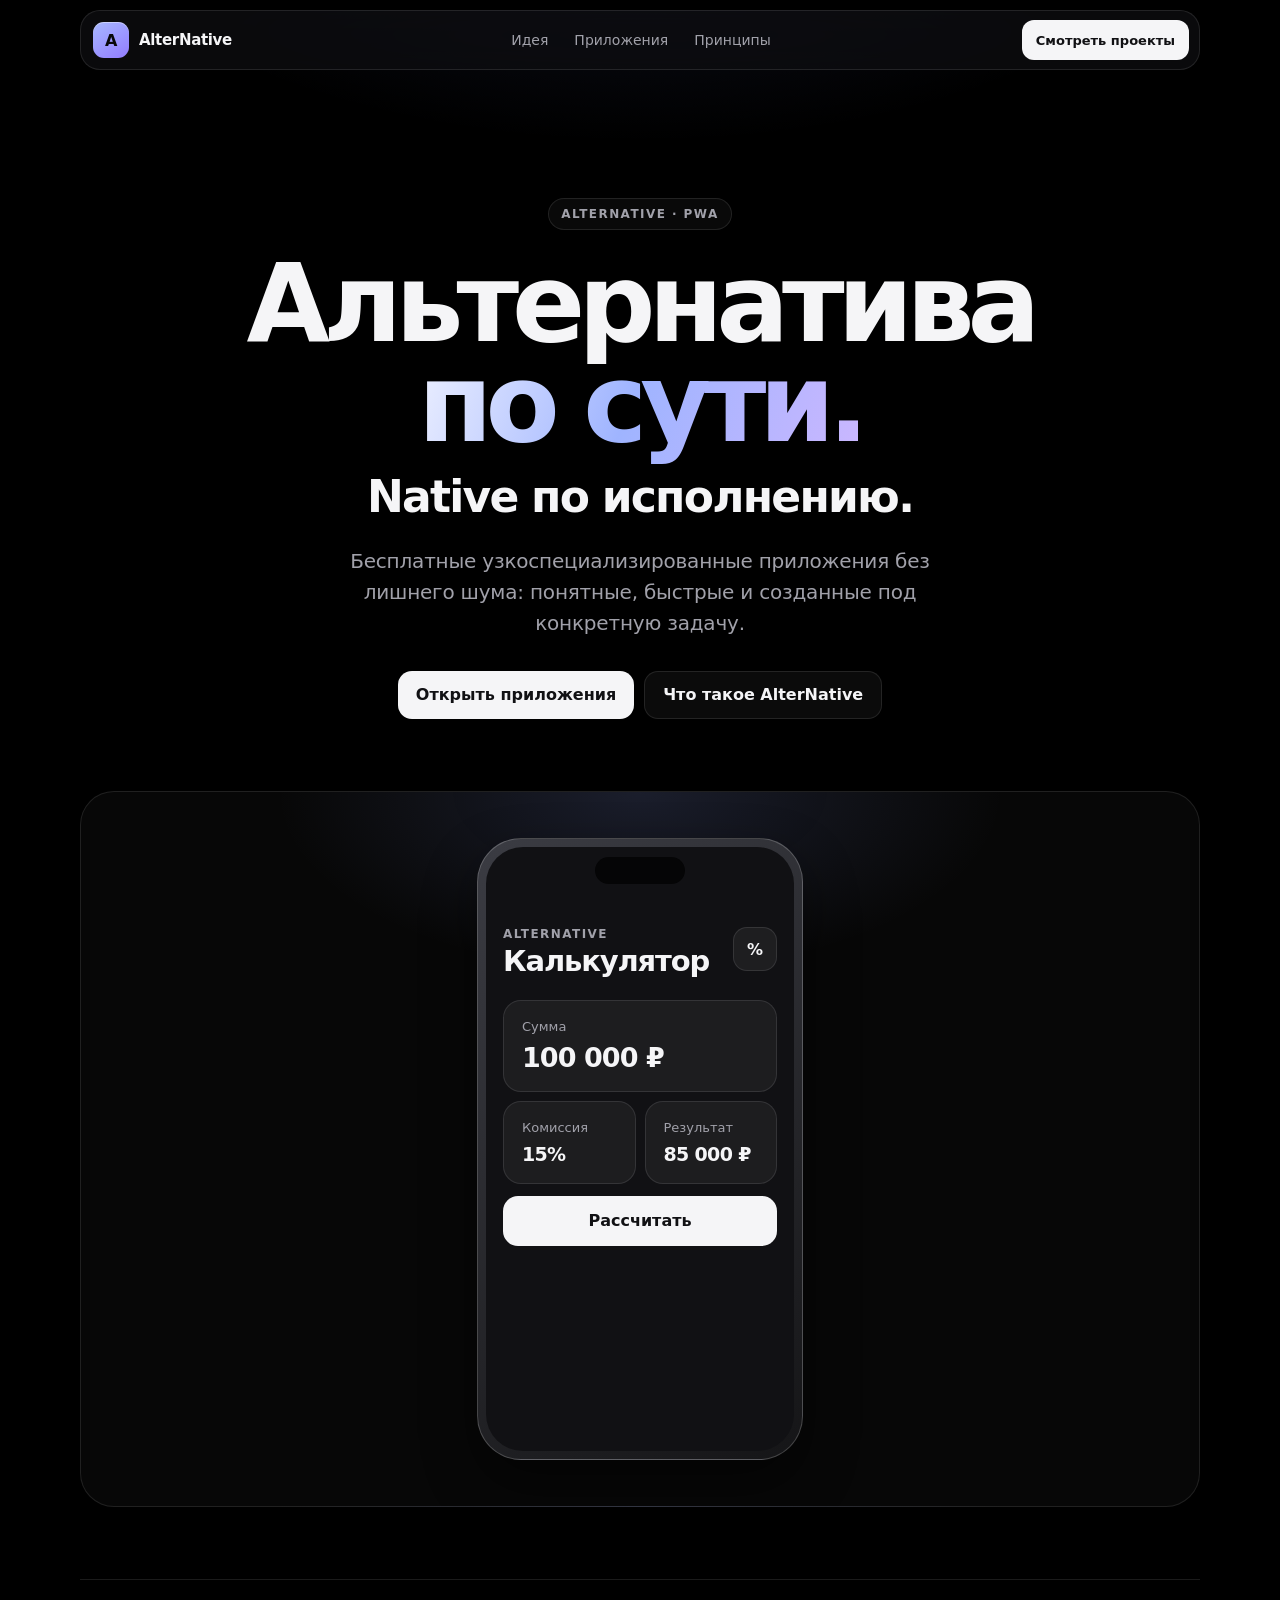
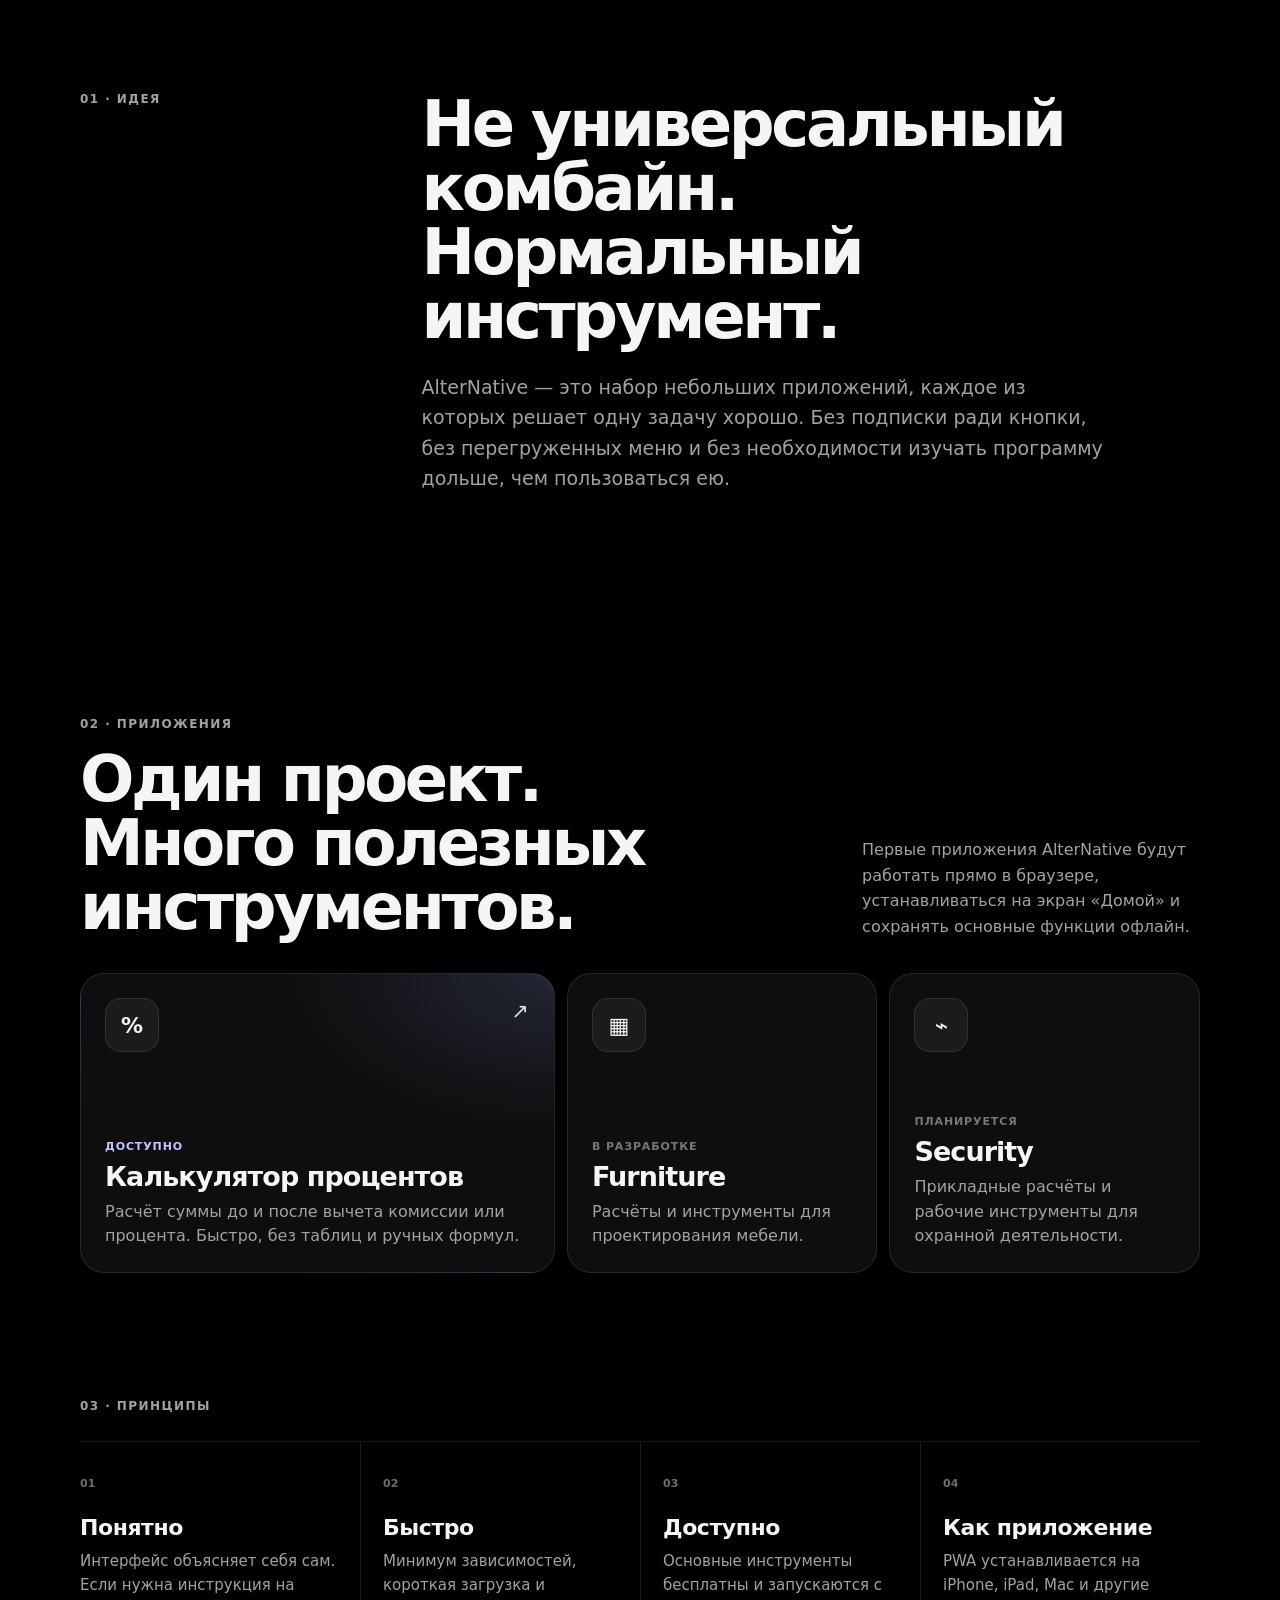
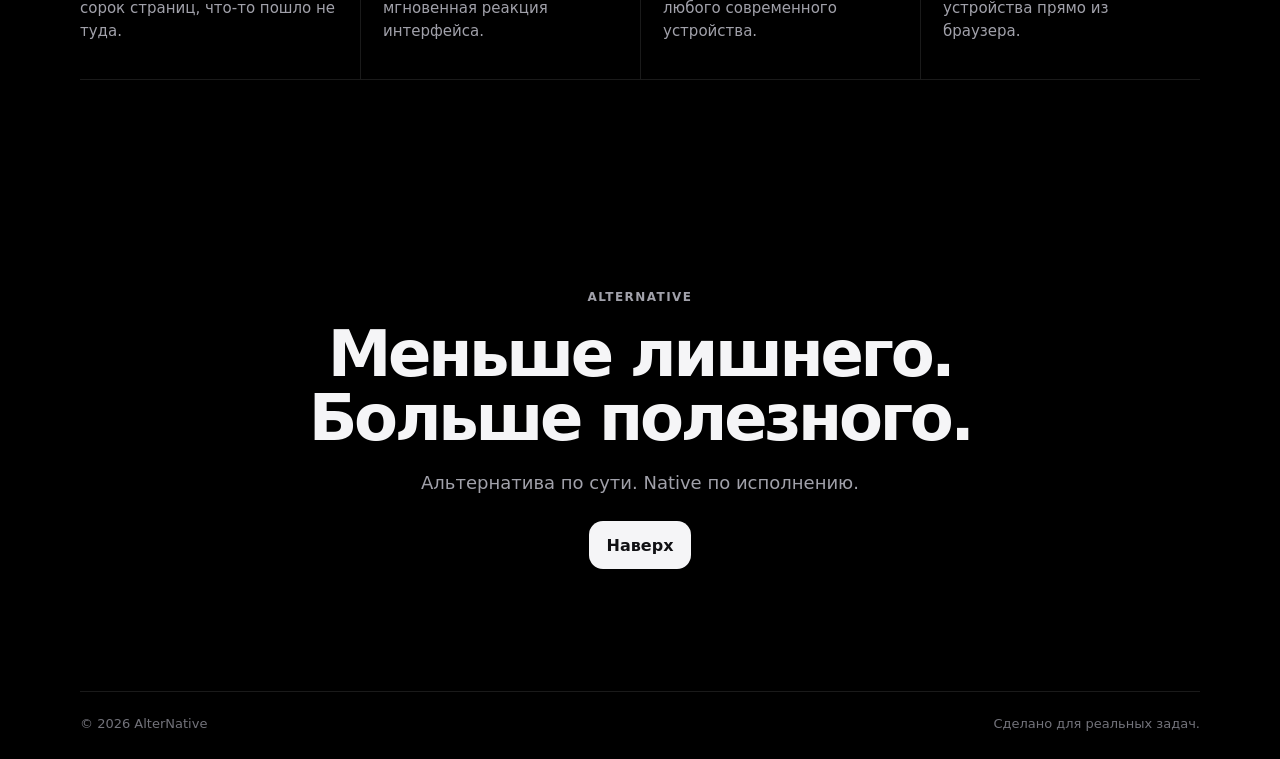
<file: index.html>
<!doctype html>
<html lang="ru">
<head>
  <meta charset="UTF-8" />
  <meta name="viewport" content="width=device-width, initial-scale=1, viewport-fit=cover" />
  <meta name="theme-color" content="#0b0b0f" />
  <meta name="description" content="AlterNative — бесплатные узкоспециализированные приложения. Альтернатива по сути. Native по исполнению." />
  <title>AlterNative</title>

  <link rel="icon" href="./favicon.svg" type="image/svg+xml" />
  <link rel="manifest" href="./manifest.webmanifest" />
  <link rel="stylesheet" href="./style.css" />
</head>

<body>
  <div class="ambient ambient-a" aria-hidden="true"></div>
  <div class="ambient ambient-b" aria-hidden="true"></div>

  <header class="site-header">
    <a class="brand" href="#top" aria-label="AlterNative — на главную">
      <span class="brand-mark">A</span>
      <span class="brand-name">AlterNative</span>
    </a>

    <nav class="nav" aria-label="Основная навигация">
      <a href="#idea">Идея</a>
      <a href="#apps">Приложения</a>
      <a href="#principles">Принципы</a>
    </nav>

    <a class="header-action" href="#apps">Смотреть проекты</a>
  </header>

  <main id="top">
    <section class="hero section">
      <div class="hero-badge">AlterNative · PWA</div>

      <h1>
        Альтернатива<br />
        <span class="accent-text">по сути.</span>
      </h1>

      <p class="hero-subtitle">Native по исполнению.</p>

      <p class="hero-copy">
        Бесплатные узкоспециализированные приложения без лишнего шума:
        понятные, быстрые и созданные под конкретную задачу.
      </p>

      <div class="hero-actions">
        <a class="button button-primary" href="#apps">Открыть приложения</a>
        <a class="button button-secondary" href="#idea">Что такое AlterNative</a>
      </div>

      <div class="device-stage" aria-label="Пример интерфейса AlterNative">
        <div class="device">
          <div class="device-island"></div>
          <div class="device-screen">
            <div class="app-topbar">
              <div>
                <span class="eyebrow">AlterNative</span>
                <h2>Калькулятор</h2>
              </div>
              <span class="mini-icon">%</span>
            </div>

            <div class="demo-card">
              <span>Сумма</span>
              <strong>100 000 ₽</strong>
            </div>

            <div class="demo-grid">
              <div class="demo-card compact">
                <span>Комиссия</span>
                <strong>15%</strong>
              </div>
              <div class="demo-card compact">
                <span>Результат</span>
                <strong>85 000 ₽</strong>
              </div>
            </div>

            <button class="demo-button" type="button">Рассчитать</button>
          </div>
        </div>
      </div>
    </section>

    <section id="idea" class="section split-section">
      <div class="section-label">01 · Идея</div>
      <div class="split-content">
        <h2>Не универсальный комбайн.<br />Нормальный инструмент.</h2>
        <p>
          AlterNative — это набор небольших приложений, каждое из которых
          решает одну задачу хорошо. Без подписки ради кнопки, без перегруженных
          меню и без необходимости изучать программу дольше, чем пользоваться ею.
        </p>
      </div>
    </section>

    <section id="apps" class="section">
      <div class="section-heading">
        <div>
          <div class="section-label">02 · Приложения</div>
          <h2>Один проект.<br />Много полезных инструментов.</h2>
        </div>
        <p>
          Первые приложения AlterNative будут работать прямо в браузере,
          устанавливаться на экран «Домой» и сохранять основные функции офлайн.
        </p>
      </div>

      <div class="apps-grid">
        <a
          class="app-card featured"
          href="https://shrekerianez.github.io/alter-native-percent/"
          aria-label="Открыть Калькулятор процентов"
        >
          <div class="app-icon">%</div>
          <div class="app-card-copy">
            <span class="status">Доступно</span>
            <h3>Калькулятор процентов</h3>
            <p>
              Расчёт суммы до и после вычета комиссии или процента.
              Быстро, без таблиц и ручных формул.
            </p>
          </div>
          <span class="card-arrow" aria-hidden="true">↗</span>
        </a>

        <article class="app-card">
          <div class="app-icon">▦</div>
          <div class="app-card-copy">
            <span class="status muted">В разработке</span>
            <h3>Furniture</h3>
            <p>Расчёты и инструменты для проектирования мебели.</p>
          </div>
        </article>

        <article class="app-card">
          <div class="app-icon">⌁</div>
          <div class="app-card-copy">
            <span class="status muted">Планируется</span>
            <h3>Security</h3>
            <p>Прикладные расчёты и рабочие инструменты для охранной деятельности.</p>
          </div>
        </article>
      </div>
    </section>

    <section id="principles" class="section principles">
      <div class="section-label">03 · Принципы</div>
      <div class="principles-grid">
        <article>
          <span>01</span>
          <h3>Понятно</h3>
          <p>Интерфейс объясняет себя сам. Если нужна инструкция на сорок страниц, что-то пошло не туда.</p>
        </article>
        <article>
          <span>02</span>
          <h3>Быстро</h3>
          <p>Минимум зависимостей, короткая загрузка и мгновенная реакция интерфейса.</p>
        </article>
        <article>
          <span>03</span>
          <h3>Доступно</h3>
          <p>Основные инструменты бесплатны и запускаются с любого современного устройства.</p>
        </article>
        <article>
          <span>04</span>
          <h3>Как приложение</h3>
          <p>PWA устанавливается на iPhone, iPad, Mac и другие устройства прямо из браузера.</p>
        </article>
      </div>
    </section>

    <section class="section final-cta">
      <span class="eyebrow">AlterNative</span>
      <h2>Меньше лишнего.<br />Больше полезного.</h2>
      <p>Альтернатива по сути. Native по исполнению.</p>
      <a class="button button-primary" href="#top">Наверх</a>
    </section>
  </main>

  <footer>
    <span>© <span id="year"></span> AlterNative</span>
    <span>Сделано для реальных задач.</span>
  </footer>

  <script src="./script.js"></script>
</body>
</html>
</file>
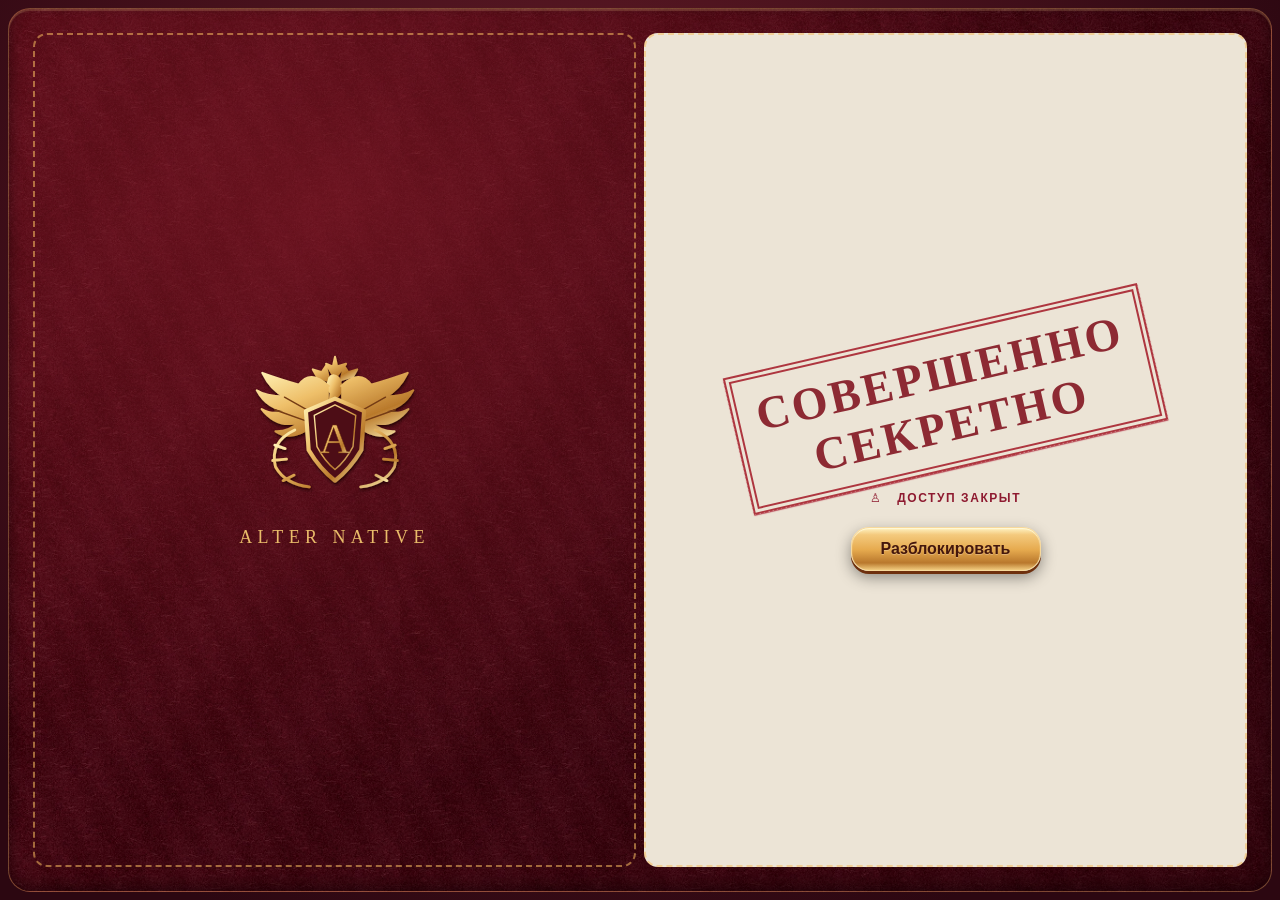
<file: stamp-duo/index.html>
<!doctype html>
<html lang="ru">
<head>
  <meta charset="utf-8">
  <meta name="viewport" content="width=device-width,initial-scale=1,viewport-fit=cover">
  <meta name="theme-color" content="#390b14">
  <meta name="apple-mobile-web-app-capable" content="yes">
  <meta name="apple-mobile-web-app-status-bar-style" content="black-translucent">
  <meta name="apple-mobile-web-app-title" content="Stamp Manager">
  <meta name="description" content="AlterNative Stamp Manager для iPhone Duo. Печати, подписи и PDF локально.">
  <link rel="manifest" href="./manifest.webmanifest">
  <link rel="apple-touch-icon" href="./assets/icon-180.png">
  <link rel="icon" type="image/png" href="./assets/icon-192.png">
  <link rel="stylesheet" href="./styles.css?v=0.3.0">
  <title>AlterNative · Stamp Manager Duo</title>
</head>
<body>
<div id="app" class="app pose-closed locked" aria-live="polite">
  <section class="cover-scene" id="cover-scene" aria-label="Папка на подпись">
    <div class="folder-cover leather-panel">
      <div class="folder-edge"></div>
      <div class="cover-corner top-right"></div><div class="cover-corner bottom-right"></div>
      <div class="cover-head">
        <div class="eyebrow">ALTER NATIVE</div>
        <img class="crest" src="./assets/crest.svg" alt="Герб AlterNative">
        <h1>НА ПОДПИСЬ</h1>
        <div class="cover-sub">STAMP MANAGER</div>
      </div>
      <div class="strap"><div class="lock-symbol" id="lock-symbol"><span class="shackle"></span><span class="lock-body">♢</span></div></div>
      <div class="cover-bottom">
        <div class="folder-caption" id="folder-caption">ПАПКА ЗАПЕЧАТАНА</div>
        <button id="unlock-btn" class="gold-button unlock-button" type="button">
          <svg class="fingerprint" viewBox="0 0 24 24" aria-hidden="true"><path d="M4.5 10.5c0-4.3 3.3-7 7.5-7s7.5 2.7 7.5 7M7 10.5c0-3 2-4.6 5-4.6s5 1.6 5 4.6v2M10 10.8c0-1.5.7-2.1 2-2.1s2 .6 2 2.1v2.4c0 3.6-1.6 6-3.6 7.3M7 13.2c0 3.2-.5 5.2-1.7 7M17 15.2c-.3 3.3-1.4 5.4-3.2 7M12 12.4c0 3.3-.6 5.3-2.2 8.3"/></svg>
          <span id="unlock-label">Разблокировать</span>
        </button>
        <div class="hint" id="cover-hint">Подтверждение личности через iOS</div>
      </div>
    </div>
  </section>
  <section class="workspace" id="workspace" aria-label="Редактор документов" inert>
    <header class="topbar leather-panel">
      <div class="brandline"><button id="toggle-library" type="button" class="glass-button sidebar-toggle" aria-label="Скрыть библиотеку" aria-expanded="true" title="Показать или скрыть библиотеку"><svg viewBox="0 0 24 24" aria-hidden="true"><rect x="2.5" y="3" width="19" height="18" rx="3"/><path d="M9 3v18M5.4 7h1M5.4 11h1"/></svg></button><img src="./assets/crest.svg" alt="" class="brand-crest"><div><div class="brand-name">ALTER NATIVE</div><div class="brand-sub">STAMP MANAGER</div></div></div>
      <button id="open-pdf" class="document-chip glass-button" type="button" title="Открыть PDF"><svg class="doc-icon" viewBox="0 0 24 24" aria-hidden="true"><path d="M6 3h8l4 4v14H6zM14 3v5h4M9 12h6M9 16h6"/></svg><span id="document-title">Открыть документ PDF</span><span class="chevron">⌄</span></button>
      <div class="top-actions"><button id="undo" type="button" class="glass-button icon-button" aria-label="Отменить" title="Отменить">↶</button><button id="redo" type="button" class="glass-button icon-button" aria-label="Повторить" title="Повторить">↷</button><button id="save" type="button" class="gold-button save-button">Экспорт PDF</button><button id="lock-header" type="button" class="glass-button icon-button" aria-label="Заблокировать папку" title="Заблокировать"><svg class="header-svg" viewBox="0 0 24 24" aria-hidden="true"><rect x="5" y="10" width="14" height="11" rx="2"/><path d="M8 10V7a4 4 0 0 1 8 0v3"/></svg></button><button id="more" type="button" class="glass-button icon-button" aria-label="Информация">⋯</button></div>
    </header>
    <div class="workgrid">
      <aside class="library-panel leather-panel">
        <div class="panel-heading"><div><span class="small-heading">БИБЛИОТЕКА</span><h2>Печати и подписи</h2></div><button class="square-button" id="add-stamp-header" aria-label="Добавить печать" title="Добавить печать">＋</button></div>
        <div class="segments" role="tablist" aria-label="Фильтр библиотеки"><button class="segment active" data-filter="all" role="tab" aria-selected="true">Все</button><button class="segment" data-filter="stamp" role="tab">Печати</button><button class="segment" data-filter="signature" role="tab">Подписи</button></div>
        <label class="search-box"><span aria-hidden="true">⌕</span><input id="library-search" type="search" placeholder="Поиск" autocomplete="off"></label>
        <div class="stamp-grid" id="stamp-grid" aria-label="Элементы библиотеки"></div>
        <div class="library-bottom"><button id="add-stamp" class="gold-button add-button">＋ Добавить</button><p>Выберите элемент, затем коснитесь PDF.</p></div>
      </aside>
      <main class="document-panel">
        <div class="empty-state" id="empty-state"><div class="empty-paper"><svg viewBox="0 0 80 100" aria-hidden="true"><rect x="8" y="5" width="64" height="90" rx="7"/><path d="M19 28h42M19 41h42M19 54h31M19 67h42"/></svg></div><h2>Документ для подписи</h2><p>Открой PDF, выбери печать или подпись и поставь на нужную страницу.</p><button id="empty-open" class="gold-button">Открыть PDF</button><button id="demo-open" class="plain-link">Посмотреть пример</button></div>
        <div class="page-scroller hidden" id="page-scroller"><div id="page-sheet" class="page-sheet"><canvas id="page-canvas"></canvas><div id="overlay" class="overlay" aria-label="Размещённые печати"></div></div></div>
        <div class="document-bottom"><div class="page-control"><button id="prev-page" aria-label="Предыдущая страница">‹</button><span id="page-count">0 из 0</span><button id="next-page" aria-label="Следующая страница">›</button></div><div class="status-small" id="status-small">Локально на устройстве</div><div class="zoom-controls"><button id="zoom-out" aria-label="Уменьшить">−</button><button id="fit-page" class="fit-page" aria-label="Вписать страницу целиком" title="Вписать страницу">Вписать</button><span id="zoom-value">100%</span><button id="zoom-in" aria-label="Увеличить">＋</button></div></div>
      </main>
      <aside class="action-rail leather-panel"><button id="rail-import" class="rail-button"><svg viewBox="0 0 24 24" aria-hidden="true"><path d="M5 3h9l5 5v12a1 1 0 0 1-1 1H5a1 1 0 0 1-1-1V4a1 1 0 0 1 1-1Z"/><path d="M14 3v6h5M12 12v6M9 15h6"/></svg><small>PDF</small></button><button id="rail-stamp" class="rail-button"><svg viewBox="0 0 24 24" aria-hidden="true"><path d="M6 20h12M8 17h8l1 3H7l1-3ZM9 17V9c-2-1-2-5 0-6h6c2 1 2 5 0 6v8M8 12h8"/></svg><small>Печать</small></button><button id="rail-sign" class="rail-button"><svg viewBox="0 0 24 24" aria-hidden="true"><path d="M3 19c3-7 3 3 6-3s4 3 7-2M15 7l2 2 4-4-2-2-4 4ZM13 11l-3 2 2-3 5-5"/></svg><small>Подпись</small></button><button id="rail-export" class="rail-button"><svg viewBox="0 0 24 24" aria-hidden="true"><path d="M12 3v12M8 11l4 4 4-4M5 17v4h14v-4"/></svg><small>Экспорт</small></button><button id="rail-lock" class="rail-button rail-lock"><svg viewBox="0 0 24 24" aria-hidden="true"><rect x="5" y="10" width="14" height="11" rx="2"/><path d="M8 10V7a4 4 0 1 1 8 0v3"/></svg><small>Замок</small></button></aside>
    </div>
    <div id="properties" class="properties hidden"><div class="properties-title">Параметры элемента <button id="properties-close" aria-label="Закрыть">✕</button></div><div class="properties-row"><label for="rotation">Поворот</label><input id="rotation" type="range" min="-180" max="180" value="0"><span id="rotation-value">0°</span></div><div class="properties-row"><label for="opacity">Прозрачность</label><input id="opacity" type="range" min="10" max="100" value="100"><span id="opacity-value">100%</span></div><button id="delete-object" class="delete-button">Удалить с документа</button></div>
  </section>
  <section class="classified-screen leather-panel" id="classified-screen" aria-label="Папка запечатана" inert><div class="classified-left"><img src="./assets/crest.svg" alt=""><span>ALTER NATIVE</span></div><div class="classified-right"><div class="confidential-stamp">СОВЕРШЕННО<br>СЕКРЕТНО</div><div class="classified-lock">♙ &nbsp; ДОСТУП ЗАКРЫТ</div><button id="classified-unlock" class="gold-button">Разблокировать</button></div></section>
</div>
<div id="toast" class="toast" role="status" aria-live="polite"></div>
<div class="modal-backdrop hidden" id="import-dialog"><div class="modal leather-panel"><button id="modal-close" class="modal-x" aria-label="Закрыть">✕</button><h2>Добавить в библиотеку</h2><p>Изображение печати или подписи в формате PNG, JPEG, WebP. Прозрачный PNG работает лучше всего.</p><div class="modal-actions"><button id="choose-stamp" class="gold-button">Печать</button><button id="choose-signature" class="gold-button">Подпись</button></div></div></div>
<input id="pdf-file" type="file" accept=".pdf,application/pdf" hidden>
<input id="stamp-file" type="file" accept="image/png,image/jpeg,image/webp" hidden>
<script src="./app.js?v=0.3.0" defer></script>
</body>
</html>
</file>
<file: style.css>
:root {
  color-scheme: dark;
  --bg: #000;
  --bg-elevated: #0d0d0f;
  --surface: rgba(255,255,255,.055);
  --surface-strong: rgba(255,255,255,.085);
  --border: rgba(255,255,255,.10);
  --border-strong: rgba(255,255,255,.16);
  --text: #f5f5f7;
  --muted: #a1a1aa;
  --accent: #8ea8ff;
  --accent-2: #b39cff;
  --max-width: 1120px;
  --page-pad: 24px;
}

* {
  box-sizing: border-box;
  min-width: 0;
}

html,
body {
  width: 100%;
  max-width: 100%;
  margin: 0;
  overflow-x: clip;
  background: var(--bg);
}

html {
  scroll-behavior: smooth;
  overscroll-behavior-x: none;
}

body {
  min-height: 100dvh;
  color: var(--text);
  background:
    radial-gradient(900px 460px at 50% -180px, rgba(122,145,255,.16), transparent 68%),
    #000;
  font-family: -apple-system, BlinkMacSystemFont, "SF Pro Text", "SF Pro Display", system-ui, sans-serif;
  -webkit-font-smoothing: antialiased;
  text-rendering: optimizeLegibility;
  touch-action: pan-y pinch-zoom;
}

a {
  color: inherit;
  text-decoration: none;
}

button,
a {
  -webkit-tap-highlight-color: transparent;
}

button {
  font: inherit;
}

.ambient {
  display: none;
}

.site-header {
  position: sticky;
  top: max(10px, env(safe-area-inset-top));
  z-index: 100;
  width: min(calc(100% - 28px), var(--max-width));
  min-height: 58px;
  margin: 10px auto 0;
  padding: 9px 10px 9px 12px;
  display: grid;
  grid-template-columns: 1fr auto 1fr;
  align-items: center;
  gap: 12px;
  border: 1px solid var(--border);
  border-radius: 20px;
  background: rgba(14,14,16,.76);
  -webkit-backdrop-filter: blur(20px) saturate(145%);
  backdrop-filter: blur(20px) saturate(145%);
}

.brand {
  display: inline-flex;
  align-items: center;
  gap: 10px;
  width: fit-content;
  font-weight: 700;
  letter-spacing: -.02em;
  white-space: nowrap;
}

.brand-mark {
  flex: 0 0 auto;
  width: 36px;
  height: 36px;
  display: grid;
  place-items: center;
  border-radius: 11px;
  background: linear-gradient(145deg, #a7b8ff, #927cff);
  color: #08080a;
  font-weight: 900;
  box-shadow: inset 0 1px rgba(255,255,255,.42);
}

.brand-name {
  font-size: 15px;
}

.nav {
  display: flex;
  align-items: center;
  justify-content: center;
  gap: 2px;
  color: var(--muted);
  font-size: 14px;
}

.nav a {
  min-height: 40px;
  padding: 0 12px;
  display: inline-flex;
  align-items: center;
  border-radius: 12px;
}

.nav a:hover {
  color: var(--text);
  background: rgba(255,255,255,.055);
}

.header-action {
  justify-self: end;
  min-height: 40px;
  padding: 0 14px;
  display: inline-flex;
  align-items: center;
  justify-content: center;
  border-radius: 12px;
  background: #f5f5f7;
  color: #111114;
  font-size: 13px;
  font-weight: 700;
  white-space: nowrap;
}

.section,
footer {
  width: min(calc(100% - (var(--page-pad) * 2)), var(--max-width));
  margin-inline: auto;
}

.hero {
  padding: clamp(86px, 10vw, 132px) 0 72px;
  text-align: center;
}

.hero-badge,
.eyebrow,
.section-label {
  color: var(--muted);
  font-size: 12px;
  font-weight: 700;
  letter-spacing: .12em;
  text-transform: uppercase;
}

.hero-badge {
  width: fit-content;
  margin: 0 auto 24px;
  padding: 8px 12px;
  border: 1px solid var(--border);
  border-radius: 999px;
  background: rgba(255,255,255,.035);
}

.hero h1 {
  max-width: 100%;
  margin: 0 auto;
  font-size: clamp(58px, 9.2vw, 108px);
  line-height: .93;
  letter-spacing: -.065em;
  font-weight: 760;
  overflow-wrap: normal;
}

.accent-text {
  background: linear-gradient(110deg, #eef1ff 0%, #9fb4ff 48%, #cbb7ff 100%);
  -webkit-background-clip: text;
  background-clip: text;
  color: transparent;
}

.hero-subtitle {
  margin: 20px 0 0;
  font-size: clamp(26px, 3.6vw, 44px);
  line-height: 1.02;
  letter-spacing: -.04em;
  font-weight: 650;
}

.hero-copy {
  max-width: 650px;
  margin: 26px auto 0;
  color: var(--muted);
  font-size: clamp(17px, 1.8vw, 20px);
  line-height: 1.55;
  letter-spacing: -.01em;
}

.hero-actions {
  margin-top: 32px;
  display: flex;
  justify-content: center;
  flex-wrap: wrap;
  gap: 10px;
}

.button {
  min-height: 48px;
  padding: 0 18px;
  display: inline-flex;
  align-items: center;
  justify-content: center;
  border-radius: 14px;
  font-weight: 650;
  transition: transform .16s ease, opacity .16s ease, background-color .16s ease;
}

.button:active {
  transform: scale(.985);
  opacity: .86;
}

.button-primary {
  background: #f5f5f7;
  color: #111114;
}

.button-secondary {
  border: 1px solid var(--border);
  background: rgba(255,255,255,.045);
}

.device-stage {
  width: 100%;
  margin: 72px auto 0;
  padding: 46px 24px;
  display: grid;
  place-items: center;
  overflow: hidden;
  border: 1px solid var(--border);
  border-radius: 34px;
  background:
    radial-gradient(520px 260px at 50% 0%, rgba(139,160,255,.15), transparent 70%),
    rgba(255,255,255,.028);
}

.device-stage::after {
  content: none;
}

.device {
  position: relative;
  width: min(326px, 100%);
  padding: 8px;
  border: 1px solid rgba(255,255,255,.20);
  border-radius: 44px;
  background: linear-gradient(145deg, #3b3c43, #151517);
  box-shadow: 0 24px 54px rgba(0,0,0,.46);
}

.device-island {
  position: absolute;
  z-index: 3;
  top: 18px;
  left: 50%;
  width: 90px;
  height: 27px;
  transform: translateX(-50%);
  border-radius: 999px;
  background: #050506;
}

.device-screen {
  min-height: 604px;
  padding: 76px 17px 22px;
  border-radius: 37px;
  background: #111114;
  text-align: left;
}

.app-topbar {
  display: flex;
  align-items: center;
  justify-content: space-between;
  gap: 16px;
  margin-bottom: 24px;
}

.app-topbar h2 {
  margin: 5px 0 0;
  font-size: 29px;
  line-height: 1;
  letter-spacing: -.04em;
}

.mini-icon {
  flex: 0 0 auto;
  width: 44px;
  height: 44px;
  display: grid;
  place-items: center;
  border: 1px solid var(--border);
  border-radius: 14px;
  background: rgba(255,255,255,.055);
  font-weight: 800;
}

.demo-card {
  padding: 18px;
  border: 1px solid var(--border);
  border-radius: 18px;
  background: rgba(255,255,255,.05);
}

.demo-card span {
  display: block;
  margin-bottom: 8px;
  color: var(--muted);
  font-size: 13px;
}

.demo-card strong {
  font-size: 27px;
  letter-spacing: -.035em;
}

.demo-grid {
  display: grid;
  grid-template-columns: 1fr 1fr;
  gap: 9px;
  margin-top: 9px;
}

.demo-card.compact strong {
  font-size: 19px;
}

.demo-button {
  width: 100%;
  min-height: 50px;
  margin-top: 12px;
  border: 0;
  border-radius: 15px;
  background: #f5f5f7;
  color: #111114;
  font-weight: 750;
}

.split-section {
  padding: 112px 0;
  display: grid;
  grid-template-columns: .52fr 1.48fr;
  gap: 68px;
  border-top: 1px solid var(--border);
}

.split-content h2,
.section-heading h2,
.final-cta h2 {
  margin: 0;
  font-size: clamp(38px, 5.2vw, 64px);
  line-height: 1;
  letter-spacing: -.052em;
}

.split-content p {
  max-width: 690px;
  margin: 24px 0 0;
  color: var(--muted);
  font-size: 19px;
  line-height: 1.6;
}

.section-heading {
  padding-top: 112px;
  display: grid;
  grid-template-columns: 1.5fr .7fr;
  gap: 58px;
  align-items: end;
}

.section-heading h2 {
  margin-top: 16px;
}

.section-heading > p {
  margin: 0;
  color: var(--muted);
  font-size: 16px;
  line-height: 1.6;
}

.apps-grid {
  margin-top: 34px;
  display: grid;
  grid-template-columns: 1.3fr .85fr .85fr;
  gap: 12px;
}

.app-card {
  min-height: 300px;
  padding: 24px;
  display: flex;
  flex-direction: column;
  justify-content: space-between;
  position: relative;
  overflow: hidden;
  border: 1px solid var(--border);
  border-radius: 24px;
  background: var(--surface);
  transition: transform .16s ease, background-color .16s ease, border-color .16s ease;
}

.app-card[href]:hover {
  background: var(--surface-strong);
  border-color: var(--border-strong);
}

.app-card[href]:active {
  transform: scale(.992);
}

.app-card.featured {
  background:
    radial-gradient(380px 220px at 100% 0%, rgba(143,158,255,.16), transparent 72%),
    var(--surface);
}

.app-icon {
  width: 54px;
  height: 54px;
  display: grid;
  place-items: center;
  border: 1px solid var(--border);
  border-radius: 16px;
  background: rgba(255,255,255,.055);
  font-size: 22px;
  font-weight: 800;
}

.app-card-copy h3 {
  margin: 9px 0 9px;
  font-size: 27px;
  line-height: 1.04;
  letter-spacing: -.035em;
}

.app-card-copy p {
  margin: 0;
  color: var(--muted);
  line-height: 1.52;
}

.status {
  color: #bcc8ff;
  font-size: 11px;
  font-weight: 750;
  letter-spacing: .08em;
  text-transform: uppercase;
}

.status.muted {
  color: #777780;
}

.card-arrow {
  position: absolute;
  top: 25px;
  right: 25px;
  color: #d5d9ec;
  font-size: 21px;
}

.principles {
  padding: 126px 0 74px;
}

.principles-grid {
  margin-top: 28px;
  display: grid;
  grid-template-columns: repeat(4, 1fr);
  border-top: 1px solid var(--border);
  border-bottom: 1px solid var(--border);
}

.principles-grid article {
  padding: 30px 22px 36px 0;
}

.principles-grid article + article {
  padding-left: 22px;
  border-left: 1px solid var(--border);
}

.principles-grid span {
  color: #6d6d76;
  font-size: 11px;
  font-weight: 700;
}

.principles-grid h3 {
  margin: 24px 0 10px;
  font-size: 22px;
  letter-spacing: -.02em;
}

.principles-grid p {
  margin: 0;
  color: var(--muted);
  font-size: 15px;
  line-height: 1.55;
}

.final-cta {
  padding: 136px 0 122px;
  text-align: center;
}

.final-cta .eyebrow {
  display: block;
  margin-bottom: 18px;
}

.final-cta p {
  margin: 22px auto 28px;
  color: var(--muted);
  font-size: 18px;
}

footer {
  padding: 24px 0 max(28px, env(safe-area-inset-bottom));
  display: flex;
  justify-content: space-between;
  gap: 18px;
  border-top: 1px solid var(--border);
  color: #72727a;
  font-size: 13px;
}

@media (max-width: 900px) {
  .site-header {
    grid-template-columns: 1fr auto;
  }

  .nav {
    display: none;
  }

  .split-section,
  .section-heading {
    grid-template-columns: 1fr;
    gap: 28px;
  }

  .apps-grid {
    grid-template-columns: 1fr 1fr;
  }

  .app-card.featured {
    grid-column: 1 / -1;
  }

  .principles-grid {
    grid-template-columns: 1fr 1fr;
  }

  .principles-grid article:nth-child(3) {
    border-left: 0;
    border-top: 1px solid var(--border);
  }

  .principles-grid article:nth-child(4) {
    border-top: 1px solid var(--border);
  }
}

@media (max-width: 620px) {
  :root {
    --page-pad: 18px;
  }

  .site-header {
    top: max(8px, env(safe-area-inset-top));
    width: calc(100% - 16px);
    min-height: 54px;
    margin-top: 8px;
    padding: 8px 10px;
    grid-template-columns: 1fr auto;
    border-radius: 17px;
  }

  .brand-mark {
    width: 34px;
    height: 34px;
    border-radius: 10px;
  }

  .brand-name {
    font-size: 14px;
  }

  .header-action {
    min-height: 38px;
    padding: 0 12px;
    font-size: 12px;
  }

  .hero {
    padding: 74px 0 54px;
  }

  .hero-badge {
    margin-bottom: 18px;
  }

  .hero h1 {
    font-size: clamp(46px, 12.2vw, 56px);
    line-height: .96;
    letter-spacing: -.055em;
  }

  .hero-subtitle {
    margin-top: 16px;
    font-size: clamp(25px, 7.2vw, 31px);
  }

  .hero-copy {
    margin-top: 20px;
    max-width: 360px;
    font-size: 16px;
    line-height: 1.5;
  }

  .hero-actions {
    margin-top: 26px;
    display: grid;
    grid-template-columns: 1fr;
  }

  .button {
    width: 100%;
    min-height: 50px;
  }

  .device-stage {
    margin-top: 42px;
    padding: 0;
    border: 0;
    border-radius: 0;
    background: transparent;
    overflow: visible;
  }

  .device {
    width: 100%;
    padding: 0;
    border: 1px solid var(--border);
    border-radius: 24px;
    background: var(--surface);
    box-shadow: none;
  }

  .device-island {
    display: none;
  }

  .device-screen {
    min-height: 0;
    padding: 24px 18px 18px;
    border-radius: 23px;
    background: transparent;
  }

  .app-topbar {
    margin-bottom: 18px;
  }

  .app-topbar h2 {
    font-size: 26px;
  }

  .demo-card {
    padding: 16px;
    border-radius: 16px;
  }

  .demo-card strong {
    font-size: 24px;
  }

  .demo-card.compact strong {
    font-size: 18px;
  }

  .split-section {
    padding: 78px 0;
    gap: 18px;
  }

  .split-content h2,
  .section-heading h2,
  .final-cta h2 {
    font-size: clamp(34px, 9.4vw, 42px);
    line-height: 1.02;
    letter-spacing: -.045em;
  }

  .split-content p {
    margin-top: 18px;
    font-size: 17px;
    line-height: 1.55;
  }

  .section-heading {
    padding-top: 78px;
    gap: 20px;
  }

  .section-heading > p {
    font-size: 16px;
  }

  .apps-grid,
  .principles-grid {
    grid-template-columns: 1fr;
  }

  .apps-grid {
    margin-top: 26px;
  }

  .app-card,
  .app-card.featured {
    grid-column: auto;
    min-height: 220px;
    padding: 20px;
    border-radius: 20px;
  }

  .app-card-copy h3 {
    font-size: 25px;
  }

  .card-arrow {
    top: 21px;
    right: 21px;
  }

  .principles {
    padding: 90px 0 56px;
  }

  .principles-grid article,
  .principles-grid article + article,
  .principles-grid article:nth-child(3),
  .principles-grid article:nth-child(4) {
    padding: 24px 0;
    border-left: 0;
    border-top: 1px solid var(--border);
  }

  .principles-grid article:first-child {
    border-top: 0;
  }

  .principles-grid h3 {
    margin-top: 16px;
  }

  .final-cta {
    padding: 96px 0 88px;
  }

  .final-cta p {
    font-size: 17px;
  }

  footer {
    padding-top: 22px;
    flex-direction: column;
    gap: 6px;
  }
}

@media (max-width: 390px) {
  .header-action {
    display: none;
  }

  .site-header {
    grid-template-columns: 1fr;
  }

  .hero h1 {
    font-size: clamp(42px, 11.7vw, 48px);
  }

  .demo-grid {
    grid-template-columns: 1fr;
  }
}

@media (prefers-reduced-motion: reduce) {
  html {
    scroll-behavior: auto;
  }

  *,
  *::before,
  *::after {
    animation-duration: .01ms !important;
    animation-iteration-count: 1 !important;
    transition-duration: .01ms !important;
  }
}
</file>
<file: stamp-duo/styles.css>
:root{font-family:-apple-system,BlinkMacSystemFont,"SF Pro Display","Segoe UI",sans-serif;color:#f8e9d6;background:#21070c;--wine:#430b17;--wine-dark:#24050c;--cream:#fff8ee;--gold:#e7b65d;--gold-bright:#ffe1a2;--gold-dark:#a56b28;--border:rgba(245,192,111,.34);font-synthesis:none;-webkit-tap-highlight-color:transparent}*{box-sizing:border-box}html,body{margin:0;width:100%;height:100%;overscroll-behavior:none}body{overflow:hidden}button,input{font:inherit}button{cursor:pointer;touch-action:manipulation}button:disabled{opacity:.4;cursor:default}.hidden{display:none!important}.app{position:relative;width:100%;height:100%;height:100dvh;padding:env(safe-area-inset-top) env(safe-area-inset-right) env(safe-area-inset-bottom) env(safe-area-inset-left);overflow:hidden;background:radial-gradient(ellipse at 45% 30%,#691d29 0%,#2c0711 80%)}.leather-panel{background:radial-gradient(ellipse at 25% 22%,rgba(130,27,40,.65),transparent 60%),linear-gradient(130deg,rgba(32,4,10,.12),rgba(14,0,4,.45)),url('./assets/leather.webp') center / 480px, #4b0917;box-shadow:inset 0 2px 1px rgba(255,219,148,.2),inset 0 -5px 14px rgba(13,1,4,.5)}.gold-button{border:1px solid #f8d99b;border-radius:18px;color:#44170c;background:linear-gradient(180deg,#fff3c3 0%,#f4ca7e 16%,#e6aa4e 52%,#b9782d 83%,#f1cb7f 100%);text-shadow:0 1px rgba(255,255,255,.25);font-weight:750;box-shadow:0 3px 0 #6e300e,0 6px 15px rgba(0,0,0,.42),inset 0 1px 1px #fff9da;min-height:44px;padding:10px 18px;white-space:nowrap}.gold-button:active{transform:translateY(2px);box-shadow:0 1px 0 #6e300e,inset 0 1px 4px #a66d2a}.glass-button,.square-button{border:1px solid rgba(255,203,146,.21);color:#f8e9d6;background:linear-gradient(160deg,rgba(168,62,69,.32),rgba(40,7,15,.7));box-shadow:inset 0 1px rgba(255,255,255,.1);border-radius:17px;min-height:44px}.icon-button{min-width:44px;font-size:25px;padding:0 10px}.cover-scene{position:absolute;inset:env(safe-area-inset-top) env(safe-area-inset-right) env(safe-area-inset-bottom) env(safe-area-inset-left);display:grid;place-items:stretch;transition:opacity .4s ease,transform .6s ease;z-index:5}.folder-cover{border-radius:clamp(12px,4vw,38px);border:1px solid #bd8747;position:relative;margin:clamp(8px,2.8vmin,22px);overflow:hidden;min-height:0;box-shadow:inset 0 0 0 5px rgba(25,2,6,.8),inset 0 0 0 8px rgba(219,146,61,.42),0 12px 40px rgba(0,0,0,.7)}.folder-edge{pointer-events:none;position:absolute;inset:14px;border-radius:20px;border:2px dashed rgba(247,187,104,.65);box-shadow:0 0 0 7px rgba(26,0,5,.12);z-index:2}.cover-corner{position:absolute;width:58px;height:58px;z-index:4;pointer-events:none}.cover-corner.top-right{top:9px;right:9px;border-top:12px solid #f1b866;border-right:12px solid #d09341;border-top-right-radius:22px;filter:drop-shadow(-3px 4px 4px #190006)}.cover-corner.bottom-right{bottom:9px;right:9px;border-bottom:12px solid #e2a14f;border-right:12px solid #d09341;border-bottom-right-radius:22px}.cover-head{position:absolute;left:6%;right:6%;top:8%;height:55%;display:flex;flex-direction:column;align-items:center;justify-content:flex-start;text-align:center;gap:clamp(7px,2vh,22px);z-index:3}.eyebrow{font-size:clamp(11px,2.9vmin,25px);letter-spacing:.36em;color:#f4c87b;text-shadow:0 2px 2px #240705;white-space:nowrap}.crest{width:min(40%,180px);height:auto;max-height:37%;object-fit:contain;filter:drop-shadow(2px 4px 2px #190203)}.cover-head h1{font-family:Georgia,"Times New Roman",serif;margin:0;font-size:clamp(26px,6.6vmin,72px);line-height:1.05;letter-spacing:.025em;white-space:nowrap;color:#f6d297;text-shadow:1px 2px 0 #794012,0 4px 4px #1c0106}.cover-sub{font-family:Georgia,serif;font-size:clamp(9px,2.3vmin,22px);letter-spacing:.4em;color:#e8ae61;white-space:nowrap}.strap{position:absolute;right:-4px;top:47%;width:30%;height:15%;border:3px solid #b77b4f;border-radius:50px 0 0 50px;box-shadow:inset 0 2px 5px rgba(255,238,171,.35),0 10px 15px rgba(0,0,0,.42);background:linear-gradient(170deg,rgba(255,227,160,.18),transparent 34%),url('./assets/leather.webp') center / 370px,#6a1623;z-index:6;display:flex;align-items:center;justify-content:center}.strap:before{content:'';position:absolute;inset:7px 1px 7px 7px;border:1px dashed #e6b578;border-radius:40px 0 0 40px}.lock-symbol{position:relative;width:54px;height:75px;transform:translateY(13%);filter:drop-shadow(2px 5px 3px #270509);transition:transform .6s ease}.shackle{position:absolute;width:33px;height:40px;left:10px;top:1px;border:9px solid #d7a15b;border-bottom:0;border-radius:20px 20px 0 0;box-shadow:inset 2px 1px #fff0c1,2px 0 #6c3811;transition:transform .55s ease}.lock-body{position:absolute;left:0;top:28px;width:54px;height:45px;border:2px solid #fff0a9;border-radius:6px;display:grid;place-items:center;color:#66360e;font-size:26px;background:linear-gradient(120deg,#ffe6a6,#bb7c34 60%,#ffd58c);box-shadow:inset 0 2px 1px #fff6c5,0 4px 6px #3e0b07}.app.authenticated .shackle{transform:translateY(-14px) rotate(-24deg);transform-origin:5px 30px}.cover-bottom{position:absolute;bottom:6%;left:8%;right:8%;display:flex;flex-direction:column;align-items:center;gap:16px;z-index:7}.folder-caption{color:#e0aa62;font-size:clamp(9px,1.8vmin,14px);letter-spacing:.3em;text-align:center}.unlock-button{display:flex;align-items:center;justify-content:center;gap:14px;width:100%;max-width:420px;border-radius:100px;font-size:clamp(14px,3vmin,21px);padding:13px 24px}.fingerprint{width:29px;height:29px;fill:none;stroke:#672716;stroke-width:1.5;stroke-linecap:round;stroke-linejoin:round;flex-shrink:0}.hint{font-size:11px;color:#ddb990;opacity:.78}.workspace{position:absolute;inset:env(safe-area-inset-top) env(safe-area-inset-right) env(safe-area-inset-bottom) env(safe-area-inset-left);display:flex;flex-direction:column;padding:8px;gap:8px;z-index:2}.app.pose-closed .workspace{display:none}.app.pose-open .cover-scene{display:none}.app.pose-open.locked .workspace{display:none}.topbar{min-height:64px;display:flex;align-items:center;gap:12px;border-radius:18px;border:1px solid var(--border);padding:7px 12px}.brandline{display:flex;align-items:center;gap:9px;min-width:210px}.brand-crest{width:49px;height:49px}.brand-name{font-size:12px;letter-spacing:.25em;color:#f6ce83;white-space:nowrap}.brand-sub{font-size:10px;letter-spacing:.24em;color:#ddb06c;margin-top:4px}.document-chip{padding:8px 13px;flex:1;min-width:0;text-align:left;display:flex;align-items:center;gap:10px}.document-icon{font-size:24px}.document-chip>span:nth-child(2){text-overflow:ellipsis;white-space:nowrap;overflow:hidden;flex:1;font-size:14px;font-weight:650}.chevron{opacity:.7}.top-actions{display:flex;align-items:center;gap:7px}.save-button{font-size:13px}.workgrid{min-height:0;flex:1;display:grid;grid-template-columns:minmax(218px,28%) minmax(0,1fr) 78px;gap:8px}.library-panel{min-width:0;min-height:0;display:flex;flex-direction:column;padding:15px;border:1px solid var(--border);border-radius:18px}.panel-heading{display:flex;align-items:center;justify-content:space-between;margin-bottom:13px}.small-heading{color:#ce9963;font-size:9px;letter-spacing:.3em}.panel-heading h2{font-size:23px;letter-spacing:-.025em;margin:3px 0 0}.square-button{min-width:42px;font-size:25px}.segments{display:flex;border-radius:13px;background:#320a14;padding:4px;gap:2px;border:1px solid #9c4a3a;margin-bottom:11px}.segment{min-width:0;flex:1;border:0;background:transparent;border-radius:10px;color:#ead4c9;padding:8px 4px;font-size:12px}.segment.active{background:linear-gradient(#ffe09b,#b8752c);color:#411504;font-weight:750;box-shadow:0 2px 4px #1d0307}.search-box{min-height:39px;display:flex;align-items:center;gap:9px;padding:0 10px;background:rgba(252,174,152,.1);border:1px solid rgba(255,186,159,.15);border-radius:13px;margin-bottom:12px}.search-box span{font-size:23px}.search-box input{min-width:0;flex:1;color:#fff;background:none;border:none;outline:none;font-size:14px}.search-box input::placeholder{color:#d2a79e}.stamp-grid{min-height:0;overflow:auto;display:grid;grid-template-columns:repeat(2,minmax(0,1fr));gap:8px;align-content:start;scrollbar-width:thin}.stamp-tile{aspect-ratio:1/1;min-width:0;display:grid;place-items:center;border-radius:14px;border:2px solid transparent;background:linear-gradient(140deg,#fffcf8,#e9e4e1);box-shadow:0 2px 5px #21040a;padding:10px;position:relative}.stamp-tile.active{border-color:#f4be65;box-shadow:0 0 0 2px #3e1206,inset 0 0 0 2px #f4be65}.stamp-tile img{max-width:100%;max-height:100%;object-fit:contain}.stamp-tile span{position:absolute;bottom:3px;left:4px;right:4px;background:#4a0919d9;border-radius:4px;color:#fff;white-space:nowrap;text-overflow:ellipsis;overflow:hidden;font-size:10px;padding:2px 4px;opacity:0}.stamp-tile:focus-visible span,.stamp-tile.active span{opacity:1}.library-bottom{margin-top:auto;padding-top:11px}.add-button{width:100%;font-size:12px;padding:9px 6px}.library-bottom p{color:#cda4a4;font-size:10px;text-align:center;margin:12px 0 0;line-height:1.35}.document-panel{min-width:0;min-height:0;background:#2a1117;border:1px solid var(--border);border-radius:18px;display:flex;flex-direction:column;overflow:hidden;position:relative}.empty-state{height:100%;display:flex;flex-direction:column;align-items:center;justify-content:center;gap:18px;text-align:center;padding:20px}.empty-paper{width:min(56%,260px);aspect-ratio:1/1.35;background:linear-gradient(135deg,#fffdf8,#dfd8cc);box-shadow:8px 12px 26px #100106;color:#8f6a4b;padding:28px 18px;border-radius:3px;display:flex;flex-direction:column;gap:12px;align-items:center;justify-content:center}.empty-paper img{width:55%;filter:sepia(.5) grayscale(.7);opacity:.5}.empty-paper>div{font-family:Georgia,serif;font-size:17px;white-space:nowrap}.empty-paper small{font-size:11px}.plain-link{border:0;background:none;color:#dfb77c;text-decoration:underline;text-underline-offset:4px}.page-scroller{flex:1;min-height:0;overflow:auto;display:flex;align-items:flex-start;justify-content:center;padding:12px 8px 30px;touch-action:pan-x pan-y;-webkit-overflow-scrolling:touch}.page-sheet{position:relative;background:#fff;width:min(100%,700px);aspect-ratio:0.707;box-shadow:0 10px 30px #0f060a;border-radius:2px;transform-origin:top center}.page-sheet canvas{width:100%;height:100%;display:block}.overlay{position:absolute;inset:0}.placed-stamp{position:absolute;display:block;touch-action:none;transform-origin:center center;user-select:none;cursor:move;border:1px solid transparent}.placed-stamp img{width:100%;height:100%;object-fit:fill;pointer-events:none}.placed-stamp.selected{border:2px solid #268dff}.placed-stamp.selected:before{content:'';position:absolute;inset:-6px;border:1px dotted #268dff;pointer-events:none}.resize-handle,.rotate-handle{position:absolute;width:18px;height:18px;background:#fff;border:2px solid #2287ff;border-radius:4px;z-index:2;touch-action:none}.resize-handle{right:-10px;bottom:-10px;cursor:nwse-resize}.rotate-handle{top:-32px;left:calc(50% - 9px);border-radius:50%;cursor:grab}.rotate-handle:after{content:'';width:2px;height:14px;position:absolute;left:6px;top:16px;background:#2287ff}.document-bottom{height:46px;display:flex;align-items:center;justify-content:space-between;padding:4px 9px;gap:5px;background:#35161d;border-top:1px solid rgba(255,209,141,.15)}.page-control,.zoom-controls{display:flex;align-items:center;gap:6px;background:rgba(255,255,255,.12);border-radius:12px;height:34px;padding:0 5px}.page-control button,.zoom-controls button{color:#fff;border:none;background:transparent;font-size:24px;min-width:31px;height:32px}.page-control span,.zoom-controls span{font-size:12px;white-space:nowrap}.status-small{color:#c1aaa5;font-size:10px}.action-rail{min-width:0;display:flex;flex-direction:column;align-items:stretch;padding:7px;gap:9px;border:1px solid var(--border);border-radius:18px}.rail-button{flex:1;min-height:62px;border:1px solid #8b3e37;border-radius:14px;background:radial-gradient(#64242c,#380914);color:#f8d498;display:flex;align-items:center;justify-content:center;flex-direction:column;gap:5px;max-height:115px}.rail-button span{font-size:28px;line-height:1}.rail-button small{font-size:11px;color:#fff1df}.rail-lock{margin-top:auto;max-height:64px}.rail-lock span{font-size:20px}.properties{position:absolute;z-index:7;right:94px;bottom:64px;width:min(400px,80%);background:#fffaf2;color:#352126;box-shadow:0 8px 30px #150305;border-radius:17px;padding:14px}.properties-title{font-weight:700;display:flex;justify-content:space-between;align-items:center}.properties-title button{border:0;background:none;font-size:18px}.properties-row{display:flex;align-items:center;gap:8px;padding:12px 0;border-bottom:1px solid #eadfd6}.properties-row label{width:105px;font-size:13px}.properties-row input{flex:1;min-width:0;accent-color:#89364e}.properties-row span{min-width:44px;text-align:right;font-size:12px}.delete-button{margin-top:8px;color:#a42d38;background:none;border:1px solid #d1a6a8;border-radius:10px;width:100%;padding:10px}.classified-screen{position:absolute;z-index:6;inset:env(safe-area-inset-top) env(safe-area-inset-right) env(safe-area-inset-bottom) env(safe-area-inset-left);margin:8px;border:1px solid var(--border);border-radius:22px;display:grid;grid-template-columns:1fr 1fr;gap:8px;padding:24px}.classified-left,.classified-right{border:2px dashed rgba(248,189,97,.55);border-radius:14px;display:flex;flex-direction:column;align-items:center;justify-content:center;gap:22px}.classified-left img{width:min(50%,180px)}.classified-left span{font-family:Georgia,serif;letter-spacing:.3em;font-size:clamp(10px,2vw,18px);color:#e9bc6a}.classified-right{position:relative;background:#ece4d6;color:#841823}.confidential-stamp{font-family:Georgia,serif;font-size:clamp(20px,3.6vw,48px);font-weight:900;border:7px double #a82531;transform:rotate(-13deg);text-align:center;padding:10px 18px;letter-spacing:.06em;box-shadow:0 1px 1px #b63f4f;opacity:.91}.classified-lock{color:#8e1a30;font-weight:800;letter-spacing:.13em;font-size:12px}.classified-right button{min-width:190px}.app.pose-closed .classified-screen,.app.authenticated .classified-screen{display:none}.toast{position:fixed;z-index:20;bottom:calc(22px + env(safe-area-inset-bottom));left:50%;transform:translate(-50%,30px);padding:12px 19px;border-radius:15px;background:#fff9ea;color:#3c1120;max-width:90%;font-weight:600;opacity:0;pointer-events:none;transition:opacity .25s,transform .25s;box-shadow:0 4px 26px #0a0105}.toast.visible{opacity:1;transform:translate(-50%,0)}.modal-backdrop{position:fixed;inset:0;z-index:15;background:#0b030bd9;display:grid;place-items:center;padding:18px}.modal{width:min(420px,100%);padding:28px;border:1px solid #ad8247;border-radius:24px;position:relative}.modal h2{margin:0 0 10px}.modal p{line-height:1.5;color:#f4d9d1;font-size:14px}.modal-actions{display:flex;gap:12px;margin-top:24px}.modal-actions button{flex:1}.modal-x{position:absolute;top:9px;right:10px;background:none;border:0;color:#e7d3c1;font-size:21px}
/* Duo: the exterior and interior are deliberately different experiences. */
@media (max-width:630px){.app.pose-closed .folder-cover{margin:10px}.folder-edge{inset:12px}.cover-head{top:13%}.cover-head h1{font-size:clamp(19px,6.5vw,37px)}.crest{width:35%}.strap{height:14%;top:48%}}
@media (max-height:640px){.cover-head{top:5%;gap:6px}.crest{max-height:36%}.cover-bottom{bottom:5%;gap:8px}.unlock-button{padding:8px 17px}}
@media (max-width:940px){.brandline{min-width:145px}.brand-crest{width:38px;height:38px}.brand-name{font-size:10px}.brand-sub{font-size:8px}.topbar{min-height:57px;gap:7px}.workgrid{grid-template-columns:minmax(175px,28%) minmax(0,1fr) 62px;gap:6px}.library-panel{padding:9px}.panel-heading h2{font-size:19px}.action-rail{padding:5px;gap:5px}.rail-button small{font-size:9px}.rail-button span{font-size:23px}.save-button{padding:8px 10px}.document-chip{padding:8px}.properties{right:76px}.status-small{display:none}}
@media (horizontal-viewport-segments:2){.workgrid{grid-template-columns:env(viewport-segment-width 0 0) minmax(0,1fr) 68px}.library-panel{min-width:0}.page-scroller{scroll-padding-left:10px}}
@media (device-posture:folded){.app.pose-open .workgrid{grid-template-columns:1fr 1fr}.app.pose-open .action-rail{position:absolute;right:14px;top:78px;bottom:68px;width:58px;z-index:3;background:#410c17ed}.app.pose-open .document-panel{margin-right:63px}}
@media (prefers-reduced-motion:reduce){*{scroll-behavior:auto!important;transition:none!important;animation:none!important}}

/* AlterNative Duo v0.2: focused document workspace. Cover retains bespoke leather. */
:root {
  --ink:#231b1d;
  --wine:#3a0e19;
  --softgold:#d9aa68;
  --document-canvas:#e9e9e8;
}
.app.pose-open.authenticated {
  background: #e9e7e4;
}
.app.pose-open .workspace {
  padding: 8px 8px 8px 10px;
  gap: 8px;
  background: #e7e4e1;
}
/* Calm top chrome; one strong primary action. */
.app.pose-open .topbar {
  min-height: 58px;
  height: 58px;
  flex-shrink: 0;
  border-radius: 14px;
  padding: 6px 12px;
  gap: 8px;
  box-shadow: 0 1px 6px #28080f29;
}
.app.pose-open .brandline { min-width: 147px; gap: 8px; }
.app.pose-open .brand-crest { height: 36px; width: 36px; }
.app.pose-open .brand-name { font-size: 10px; letter-spacing: .18em; }
.app.pose-open .brand-sub { font-size: 8px; letter-spacing: .17em; }
.app.pose-open .document-chip {
  flex: 1; min-width: 0; max-width: none;
  padding: 0 12px; min-height: 42px;
  border-radius: 11px;
  background: #fffaf116;
  border: 1px solid #fae2b442;
  box-shadow: none;
}
.app.pose-open .document-chip > span:nth-child(2) { font-size: 13px; }
.app.pose-open .document-icon { font-size: 19px; color: #e4ba83; }
.app.pose-open .top-actions { gap: 5px; }
.app.pose-open .icon-button {
  min-width: 39px; min-height: 40px; font-size: 21px;
  border-radius: 11px; padding: 0 7px;
  box-shadow: none; background: #fff9ee10;
}
.app.pose-open .save-button {
  border-radius: 11px; min-height: 40px;
  padding: 8px 15px; font-size: 13px;
  box-shadow: 0 2px 3px #14030b52, inset 0 1px 0 #fffae3;
}
/* Display is for signing. Give the PDF the room it deserves. */
.app.pose-open .workgrid {
  grid-template-columns: clamp(196px, 19vw, 252px) minmax(0, 1fr) 62px;
  gap: 8px;
}
.app.pose-open .library-panel {
  border-radius: 15px;
  padding: 13px 12px 11px;
  border: 1px solid #754449;
  background: linear-gradient(180deg,#471520e0,#260810ec), url('./assets/leather.webp') center / 540px, #320c16;
  box-shadow: inset 0 1px #ffffff25, 0 1px 5px #210a1230;
}
.app.pose-open .panel-heading { margin-bottom: 12px; }
.app.pose-open .small-heading { font-size: 9px; letter-spacing:.21em; color:#d6b68d; }
.app.pose-open .panel-heading h2 { font-size: 19px; font-weight: 700; margin:4px 0 0; }
.app.pose-open .square-button { min-height: 38px; min-width: 38px; font-size: 25px; border-radius: 11px; box-shadow:none; }
.app.pose-open .segments { background:#18070c94; border-color:#965d5b5c; border-radius:11px; margin-bottom: 11px; padding:3px; }
.app.pose-open .segment { font-size: 11px; padding: 9px 2px; border-radius: 9px; color:#f1dacf; }
.app.pose-open .segment.active { background:#f7e9d8; color:#471420; box-shadow: none; }
.app.pose-open .search-box { min-height:36px; margin-bottom: 12px; border-radius:10px; background:#ffffff16; border-color:#ffffff21; }
.app.pose-open .search-box input { font-size: 13px; }
.app.pose-open .stamp-grid {
  grid-template-columns: repeat(2, minmax(0,1fr));
  gap:8px;
  padding: 2px;
  overflow-y:auto;
}
.app.pose-open .stamp-tile {
  aspect-ratio: .90;
  display:flex; flex-direction: column;
  justify-content: space-between; gap: 3px;
  border: 2px solid #f8f6f3;
  border-radius: 12px;
  padding: 7px 5px 5px;
  background: linear-gradient(150deg, #fff, #f9f7f3);
  box-shadow: 0 2px 5px #16060b4a;
}
.app.pose-open .stamp-tile img { flex:1; min-height:0; width: 100%; max-height:calc(100% - 20px); object-fit:contain; }
.app.pose-open .stamp-tile span {
  opacity: 1; position: static; flex-shrink:0;
  width:100%; padding: 1px 2px;
  color:#75666a; background:transparent;
  font-size: 9px; font-weight: 550;
  text-overflow:ellipsis; overflow:hidden; white-space:nowrap;
}
.app.pose-open .stamp-tile.active { border-color:#ddac56; box-shadow: 0 0 0 2px #c88f45,0 3px 9px #10000060; }
.app.pose-open .library-bottom { padding-top: 9px; }
.app.pose-open .library-bottom p { font-size: 10px; color:#d3b6b1; margin: 8px 0 0; }
.app.pose-open .add-button { min-height:40px; padding:8px 4px; font-size:11px; border-radius:11px; box-shadow:inset 0 1px #fff; }
.app.pose-open .document-panel {
  border-radius:15px; min-width:0; min-height:0;
  border:1px solid #c8c6c5;
  background: #e7e7e6;
  box-shadow: 0 1px 5px #17090814;
}
.app.pose-open .page-scroller {
  padding: 14px 20px 14px;
  flex:1; min-height:0;
  overflow:auto;
  align-items:safe center;
  justify-content:safe center;
  background:
    radial-gradient(ellipse at 50% 40%,#f2f2f0,#e2e0df 83%);
  scroll-behavior:smooth;
}
.app.pose-open .page-sheet {
  flex: none; max-width:none; background:#fff;
  box-shadow: 0 9px 23px #2c1d2130,0 1px 2px #4a373c29;
  border: 1px solid #ebe9e5;
}
.app.pose-open .page-sheet canvas { display:block; }
.app.pose-open .document-bottom {
  height:44px; flex: 0 0 44px;
  background:#fffdfa;
  color:#47383c;
  border-top:1px solid #dbd7d3;
  padding:5px 11px;
}
.app.pose-open .page-control,.app.pose-open .zoom-controls {
  background:#f0eeeb; color:#3d3438; border-radius: 9px;
  height:34px; gap:3px;
}
.app.pose-open .page-control button,.app.pose-open .zoom-controls button { color:#3d3438; font-weight:500; min-width:33px; }
.app.pose-open .page-control span,.app.pose-open .zoom-controls span { font-size:12px; color:#4a3a3f; min-width:55px; text-align:center; }
.app.pose-open .status-small { color:#817779; font-size:10px; }
.app.pose-open .action-rail {
  background: #fffdfa;
  border: 1px solid #d5d1cd;
  border-radius: 15px;
  gap: 5px;
  padding: 7px 4px;
  box-shadow:0 1px 6px #16040d18;
}
.app.pose-open .rail-button {
  flex: 0 0 auto;
  height: 78px;
  min-height: 0;
  width:100%;
  border:1px solid transparent;
  border-radius: 10px;
  background: transparent;
  color:#5f4d52;
  gap:5px;
  padding: 7px 0 5px;
}
.app.pose-open .rail-button svg { width:25px; height:25px; stroke:currentColor; fill:none; stroke-width:1.7; stroke-linejoin:round; stroke-linecap:round; }
.app.pose-open .rail-button small { color:inherit; font-size:10px; line-height:1.2; font-weight:600; }
.app.pose-open .rail-button:active, .app.pose-open .rail-button:focus-visible { background:#f3e7dd; color:#58142a; }
.app.pose-open .rail-button:hover { background:#f6f0e9; }
.app.pose-open .rail-lock { margin-top:auto; max-height:none; border-top:1px solid #e7dedb; border-radius:0; color:#82424d; height:69px; }
.app.pose-open .properties { right:80px; bottom:56px; border:1px solid #dbcfca; box-shadow: 0 12px 34px #20151c38; }
.app.pose-open .placed-stamp.selected { border:1.5px solid #1283ff; outline:1px solid #fff; }
.app.pose-open .placed-stamp.selected:before { inset:-4px; border:1px dotted #007aff; }
.app.pose-open .resize-handle,.app.pose-open .rotate-handle { width:16px; height:16px; border-radius:50%; }
@media (max-height:690px) {
 .app.pose-open .topbar { height:49px;min-height:49px; }
 .app.pose-open .workgrid { grid-template-columns:190px minmax(0,1fr) 56px; }
 .app.pose-open .rail-button { height:56px; }
 .app.pose-open .stamp-tile { aspect-ratio:1.12; }
 .app.pose-open .library-panel { padding: 9px; }
}
@media (max-width:920px) {
 .app.pose-open .brandline { min-width:40px; }
 .app.pose-open .brandline>div { display:none; }
 .app.pose-open .workgrid { grid-template-columns:185px minmax(0,1fr) 54px; gap:6px; }
 .app.pose-open .library-panel { padding: 9px; }
 .app.pose-open .rail-button { height:66px; }
 .app.pose-open .rail-button svg { width:22px;height:22px; }
 .app.pose-open .rail-button small { font-size:9px; }
 .app.pose-open .save-button { padding:8px 9px; }
 .app.pose-open .status-small { display:none; }
}
/* Duo's fold segments may have asymmetric usable widths. Avoid forcing first segment as oversized sidebar. */
@media (horizontal-viewport-segments:2) {
 .app.pose-open .workgrid { grid-template-columns: clamp(196px, 19vw, 252px) minmax(0,1fr) 62px; }
}
@media (device-posture:folded) {
 .app.pose-open .workgrid { grid-template-columns: clamp(196px, 19vw, 252px) minmax(0,1fr) 62px; }
 .app.pose-open .document-panel { margin-right:0; }
 .app.pose-open .action-rail { position:static; width:auto; background:#fffdfa; }
}
@media (prefers-reduced-motion:reduce){.app.pose-open .page-scroller{scroll-behavior:auto}}
/* -------------------------------------------------------------------
   AlterNative Stamp Manager Duo v0.3: document first, touch-friendly UI
   The outer leather cover is intentionally untouched.
   ------------------------------------------------------------------- */
.app.pose-open.authenticated { background:#efeff2; color:#242329; }
.app.pose-open .workspace {
  padding:6px 8px 7px;
  gap:6px;
  min-height:0;
  min-width:0;
  background:#efeff2;
}
.app.pose-open .topbar {
  flex:0 0 48px;
  height:48px;
  min-height:48px;
  padding:4px 8px;
  gap:7px;
  border-radius:12px;
  border:1px solid #5b2233;
  box-shadow:0 1px 4px #18081033;
  background:linear-gradient(120deg,#441525,#391020) !important;
}
.app.pose-open .brandline { min-width:0; display:flex; align-items:center; gap:3px; flex:0 0 auto; }
.app.pose-open .brandline>div { display:none; }
.app.pose-open .brand-crest { width:26px; height:26px; object-fit:contain; opacity:.9; }
.app.pose-open .sidebar-toggle {
  width:42px; height:40px; min-width:42px; min-height:40px;
  padding:8px; display:grid; place-items:center;
  border-radius:10px; background:#fff1ef1a; box-shadow:none;
  border:1px solid #ffffff1c; color:#f6e9ed;
}
.app.pose-open .sidebar-toggle svg,.app.pose-open .header-svg,.app.pose-open .doc-icon {
  display:block; width:20px; height:20px; fill:none;stroke:currentColor;stroke-width:1.7;stroke-linecap:round;stroke-linejoin:round;
}
.app.pose-open .document-chip {
  height:40px; min-height:40px; padding:0 10px;
  flex:1 1 0; min-width:0; max-width:none;
  border:1px solid #ffffff22; border-radius:10px;
  display:flex; gap:8px; align-items:center;
  background:#16020a20; box-shadow:none; color:#fff3f5;
}
.app.pose-open .document-chip>span:nth-child(2) {
  overflow:hidden; text-overflow:ellipsis; white-space:nowrap;
  flex:1; min-width:0; font-size:13px; text-align:left;
}
.app.pose-open .document-chip .chevron { flex:none; font-size:15px; }
.app.pose-open .doc-icon { flex:none; height:18px; width:18px; color:#ebd1d8; }
.app.pose-open .top-actions { display:flex; align-items:center;gap:4px; flex:0 0 auto; }
.app.pose-open .icon-button {
  width:40px; height:40px; min-width:40px; min-height:40px;
  display:grid; place-items:center;
  padding:0;border-radius:10px;
  border:1px solid #ffffff18; background:#ffffff10; color:#f8eff0;
  box-shadow:none; font-size:22px;
}
.app.pose-open .save-button {
  min-height:40px; height:40px;
  padding:6px 13px; border-radius:10px;
  font-size:12px; font-weight:650; white-space:nowrap;
  background:#fbfaf9; border:1px solid #f8f3f0;
  color:#55192b; text-shadow:none;
  box-shadow:none;
}
.app.pose-open #more {display:none;}
.app.pose-open .workgrid {
  display:grid; flex:1 1 0;min-height:0;min-width:0;
  grid-template-columns:clamp(128px,21vw,205px) minmax(0,1fr);
  gap:6px;
}
.app.pose-open .library-panel {
  display:flex;min-height:0;min-width:0; flex-direction:column;
  overflow:hidden;
  padding:10px 8px 8px;
  border-radius:12px;
  border:1px solid #e3dfe2;
  background:#faf8fa;
  color:#342a31;
  box-shadow:0 1px 2px #24172412;
}
.app.pose-open .panel-heading {display:flex;align-items:center;gap:4px; margin-bottom:9px;}
.app.pose-open .panel-heading>div {min-width:0;flex:1;}
.app.pose-open .small-heading {font-size:8px;letter-spacing:.17em;color:#9b7480;}
.app.pose-open .panel-heading h2 {font-size:clamp(12px,1.8vw,16px);font-weight:700; line-height:1.15; margin:3px 0 0;color:#3e2530;}
.app.pose-open .square-button {
  min-height:36px; min-width:36px;height:36px;width:36px;
  padding:0;border-radius:10px;font-size:23px;
  background:#f1e7eb;border:1px solid #dfcbd1; color:#743144;box-shadow:none;
}
.app.pose-open .segments {
  display:flex;flex:0 0 auto;min-height:35px;
  padding:2px; margin-bottom:9px; gap:1px;
  border-radius:9px; border:0;
  background:#eae6e8;
}
.app.pose-open .segment {
  flex:1 1 0; min-width:0;padding:7px 0;border-radius:7px;
  font-size:clamp(9px,1.16vw,11px);font-weight:540;
  color:#6f6369;
}
.app.pose-open .segment.active {background:#fff;color:#512c3a;box-shadow:0 1px 3px #21071023;}
.app.pose-open .search-box {
  background:#fff; border:1px solid #e7dfe3;
  border-radius:9px;min-height:34px;height:34px;
  margin-bottom:9px; flex:0 0 auto; color:#8c7a82;
}
.app.pose-open .search-box input {min-width:0; font-size:12px;color:#392a32;}
.app.pose-open .search-box input::placeholder {color:#aa9da2;}
.app.pose-open .stamp-grid {
  overflow:auto; min-height:0; flex:1 1 auto;
  display:grid;grid-template-columns:repeat(2,minmax(0,1fr));
  gap:6px; align-content:start; padding:1px;
  scrollbar-width:thin;
}
.app.pose-open .stamp-tile {
  aspect-ratio:1 / 1.03; min-width:0;
  padding:5px 3px 3px;display:flex;flex-direction:column;justify-content:space-between;gap:2px;
  border:1px solid #e1dfe0;border-radius:10px;
  background:#fff;
  box-shadow:none;
}
.app.pose-open .stamp-tile img {width:100%;height:calc(100% - 13px);min-height:0;object-fit:contain;}
.app.pose-open .stamp-tile span {
  opacity:1;position:static;background:none;color:#786d73;
  font-size:9px;line-height:12px;height:12px;padding:0 2px;
  overflow:hidden; white-space:nowrap;text-overflow:ellipsis;
}
.app.pose-open .stamp-tile.active {border:2px solid #ba7b8c;background:#fff9fb;box-shadow:0 0 0 1px #ba7b8c;}
.app.pose-open .library-bottom {flex:0 0 auto; padding-top:7px;}
.app.pose-open .library-bottom p {display:none;}
.app.pose-open .add-button {
  width:100%;min-height:37px;height:37px;padding:6px 7px;border:1px solid #ddc9d0;
  border-radius:9px;background:#f1e4e9;color:#672b3f;
  font-size:11px;font-weight:700;text-shadow:none;box-shadow:none;
}
.app.pose-open .action-rail {display:none!important;}
.app.pose-open.library-collapsed .workgrid {grid-template-columns:minmax(0,1fr);}
.app.pose-open.library-collapsed .library-panel {display:none;}
.app.pose-open.library-collapsed .sidebar-toggle {background:#ffffff39;border-color:#ffffff60;}
.app.pose-open .document-panel {
  min-width:0; min-height:0;
  border:1px solid #d7d4d7;border-radius:12px;
  background:#dedfe3;
  box-shadow:none; overflow:hidden;
}
.app.pose-open .page-scroller {
  flex:1 1 auto;min-height:0;min-width:0;
  display:flex; justify-content:safe center;align-items:safe center;
  overflow:auto;
  padding:12px;scroll-behavior:auto;
  background:#dedfe3;
  -webkit-overflow-scrolling:touch;
}
.app.pose-open .page-sheet {
  border:0;border-radius:1px;flex:0 0 auto;
  background:#fff;
  box-shadow:0 2px 11px #3c35414b;
  max-width:none;
}
.app.pose-open .document-bottom {
  flex:0 0 39px;min-height:39px;height:39px;
  display:flex;align-items:center;justify-content:space-between;
  padding:2px 7px;gap:5px;
  background:#fafafc;color:#453e46;
  border-top:1px solid #d9d9df;
}
.app.pose-open .page-control,.app.pose-open .zoom-controls {
  display:flex;align-items:center;
  gap:0;border-radius:9px;height:33px;
  background:#f1f0f4;color:#3a323b;
}
.app.pose-open .page-control button,.app.pose-open .zoom-controls button {
  height:33px;min-height:33px;min-width:34px;padding:0;
  border-radius:8px;font-size:19px;color:#423a44;
}
.app.pose-open .page-control span,.app.pose-open .zoom-controls span {
  font-size:11px;min-width:47px;text-align:center;color:#514652;
}
.app.pose-open .zoom-controls .fit-page {
  height:31px;min-height:31px;min-width:44px;
  padding:0 7px;font-size:10px; font-weight:600;
  border-right:1px solid #dfdce2;border-radius:0;
}
.app.pose-open .status-small {display:none;}
.app.pose-open .properties {
  position:absolute;right:15px;bottom:48px;z-index:10;
  width:min(330px,60vw);max-height:calc(100% - 100px);overflow:auto;
  background:#fff;color:#302b34;border:1px solid #ded9df;border-radius:13px;
  box-shadow:0 8px 30px #322b3444;
}
.app.pose-open .properties-title {font-size:13px;}
.app.pose-open .empty-state {
  display:flex; flex:1 1 auto;min-height:0;
  justify-content:center;align-items:center;
  gap:9px;padding:14px 16px;
  background:radial-gradient(ellipse at 50% 40%,#f3f3f5,#e3e3e8 75%);
  color:#38313a;text-align:center;overflow:auto;
}
.app.pose-open .empty-state .empty-paper {
  margin:0 0 6px;width:65px;height:79px;min-height:0;max-height:none;
  display:grid;place-items:center;
  padding:0;border:0;border-radius:8px;
  background:#fff;box-shadow:0 3px 12px #42404a21;
}
.app.pose-open .empty-paper svg {width:43px;height:58px;stroke:#9c8a96;stroke-width:2;fill:none;}
.app.pose-open .empty-state h2 {margin:0;font-size:clamp(15px,2.2vw,20px);font-weight:700;}
.app.pose-open .empty-state p {max-width:300px;margin:0 0 5px;font-size:12px;line-height:1.45;color:#79717a;}
.app.pose-open .empty-state #empty-open {
  min-height:42px;padding:8px 24px;border:0;border-radius:11px;
  background:#5a2036;color:#fff;font-size:13px;text-shadow:none;box-shadow:none;
}
.app.pose-open .empty-state .plain-link {
  margin-top:1px;padding:7px;color:#86556b;
  border:0;background:none;font-size:12px;text-decoration:underline;text-underline-offset:3px;
}
@media(max-width:730px) {
 .app.pose-open .workspace {padding:4px 5px 5px;gap:5px;}
 .app.pose-open .topbar {flex-basis:44px;min-height:44px;height:44px;padding:3px 5px;gap:4px;}
 .app.pose-open .brand-crest {display:none;}
 .app.pose-open .sidebar-toggle {width:40px;min-width:40px;}
 .app.pose-open .icon-button {width:38px;min-width:38px;height:38px;min-height:38px;}
 .app.pose-open .save-button {height:38px;min-height:38px;font-size:11px;padding:6px 9px;}
 .app.pose-open .workgrid {grid-template-columns:clamp(115px,20vw,150px) minmax(0,1fr);gap:5px;}
 .app.pose-open .library-panel {padding:7px 6px 6px;}
 .app.pose-open .panel-heading h2 {font-size:12px;}
 .app.pose-open .panel-heading {margin-bottom:7px;}
 .app.pose-open .segments {margin-bottom:7px;}
 .app.pose-open .search-box {margin-bottom:7px;}
 .app.pose-open .page-scroller {padding:7px;}
 .app.pose-open .document-bottom {height:36px;min-height:36px;flex-basis:36px;padding:2px 3px;}
 .app.pose-open .zoom-controls .fit-page {min-width:38px;font-size:9px;padding:0 4px;}
}
@media(max-width:540px) {
 .app.pose-open .top-actions #redo {display:none;}
 .app.pose-open .brandline .sidebar-toggle {width:36px;min-width:36px;}
 .app.pose-open .workgrid {grid-template-columns:102px minmax(0,1fr);gap:4px;}
 .app.pose-open .segments .segment {font-size:9px;}
 .app.pose-open .stamp-grid {grid-template-columns:1fr;}
 .app.pose-open .page-scroller {padding:5px;}
 .app.pose-open .zoom-controls .fit-page {display:none;}
 .app.pose-open .page-control span {min-width:40px;}
}
@media(max-height:400px) {
 .app.pose-open .topbar {height:40px;min-height:40px;flex-basis:40px;}
 .app.pose-open .topbar button {min-height:35px;height:35px;}
 .app.pose-open .panel-heading h2 {font-size:11px;}
 .app.pose-open .search-box {display:none;}
 .app.pose-open .library-bottom {padding-top:4px;}
 .app.pose-open .page-scroller {padding:4px;}
}
</file>
